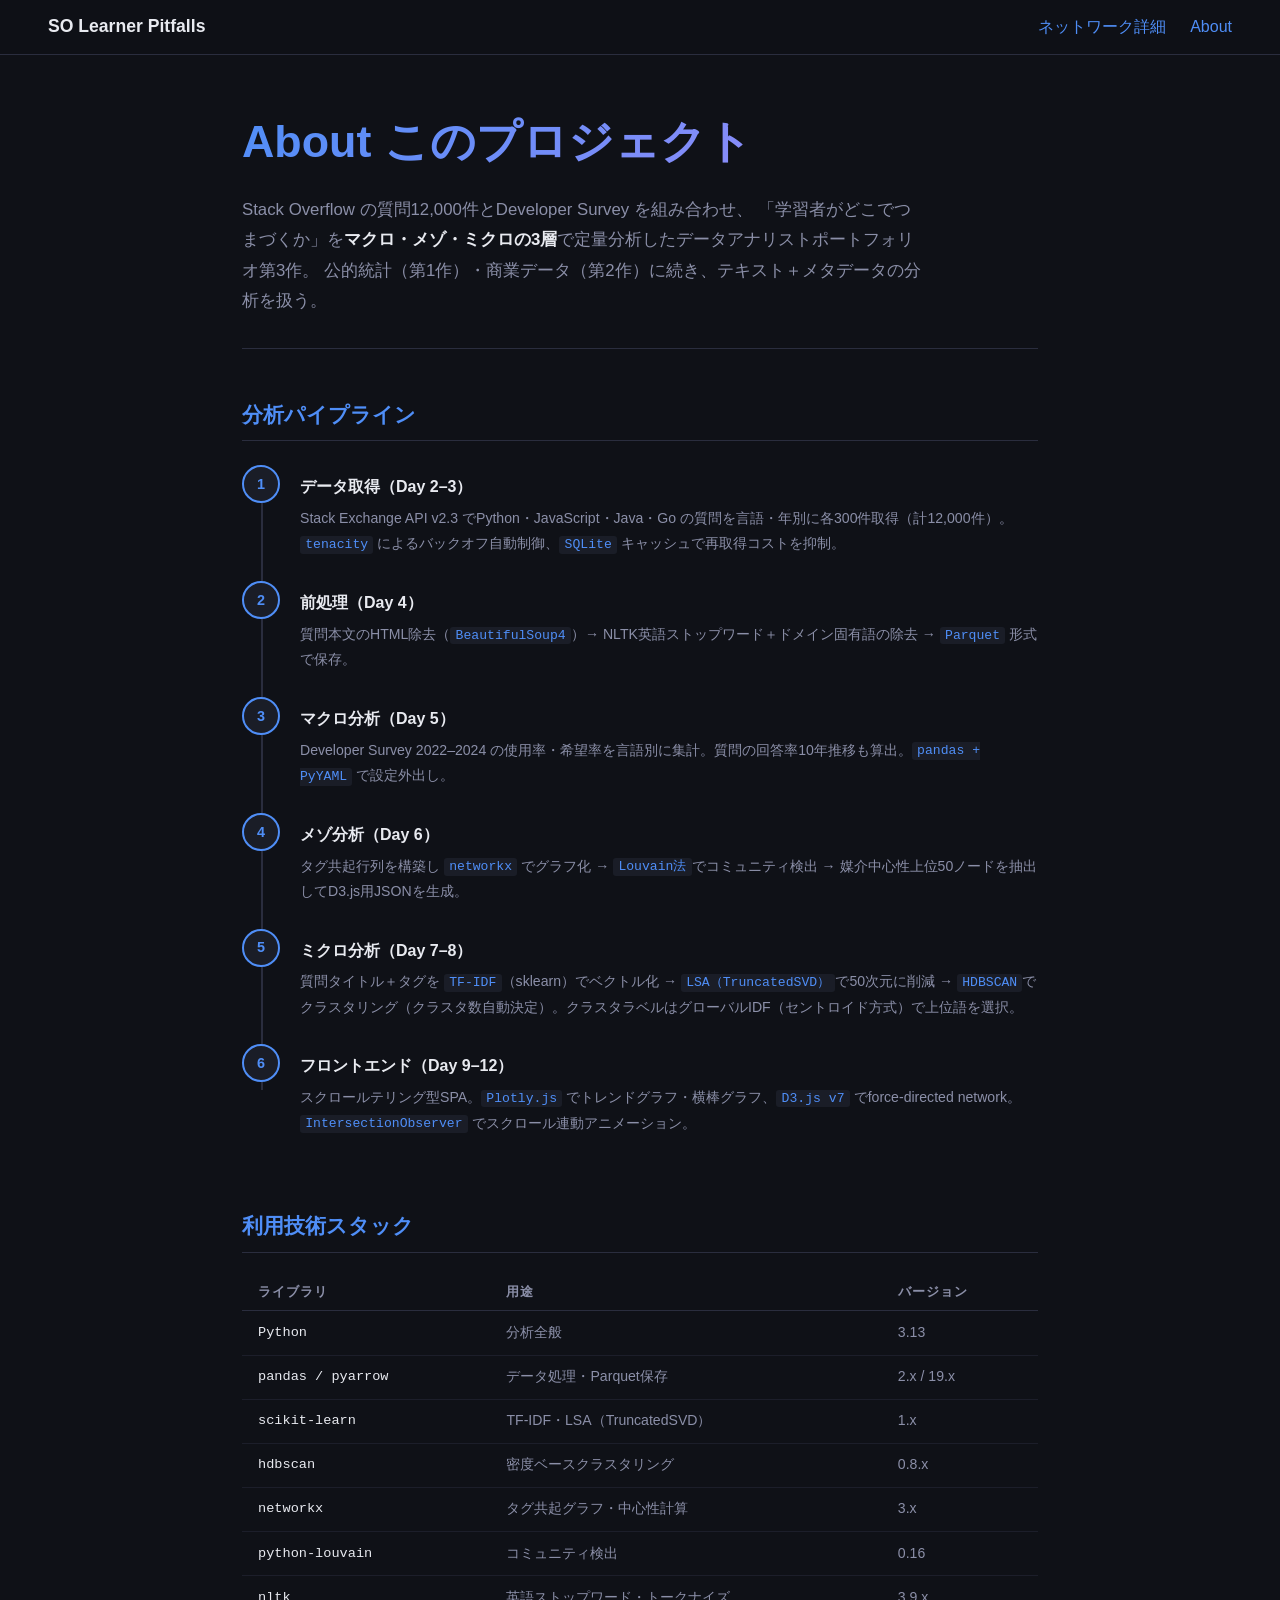
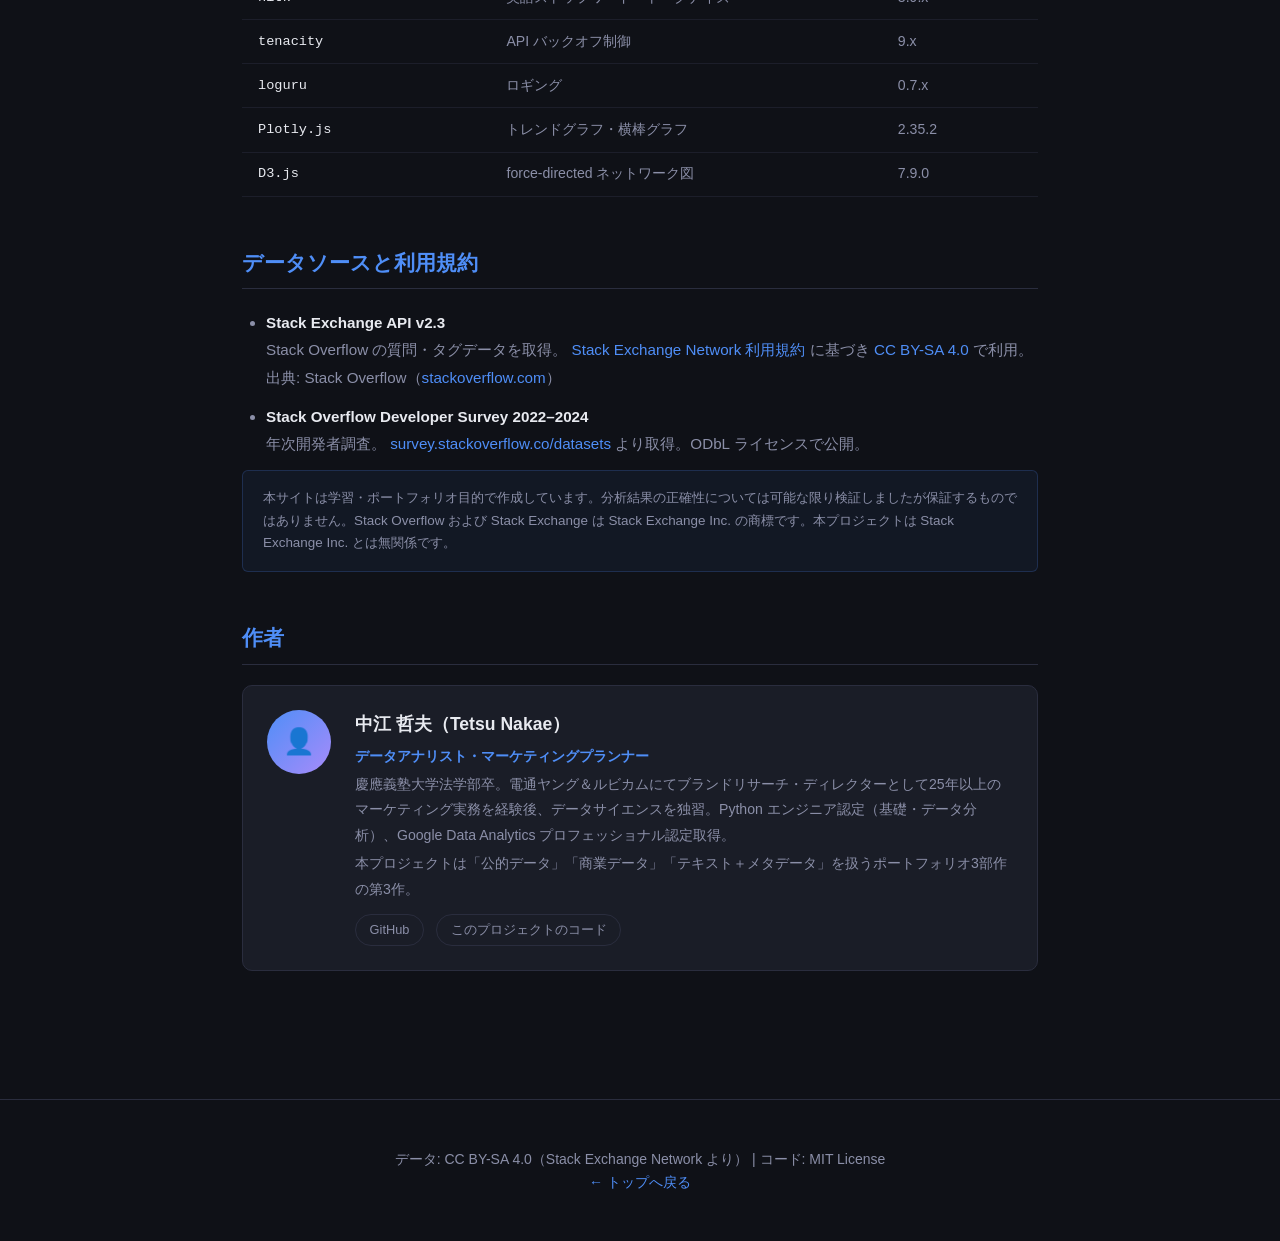
<file: web/about.html>
<!DOCTYPE html>
<html lang="ja">
<head>
  <meta charset="UTF-8">
  <meta name="viewport" content="width=device-width, initial-scale=1.0">
  <title>About | Stack Overflow 学習者つまづき分析</title>
  <meta name="description" content="Stack Overflow 学習者つまづき分析プロジェクトの分析手法・データソース・作者情報。">
  <link rel="stylesheet" href="static/css/main.css">
  <link rel="stylesheet" href="static/css/responsive.css">
  <style>
    .about-main {
      max-width: 860px;
      margin: 0 auto;
      padding: 3rem 2rem 5rem;
    }
    .about-hero {
      margin-bottom: 3rem;
      padding-bottom: 2rem;
      border-bottom: 1px solid var(--color-border);
    }
    .about-hero h1 {
      font-size: clamp(1.8rem, 4vw, 2.8rem);
      font-weight: 900;
      margin-bottom: 1rem;
      background: linear-gradient(135deg, var(--color-primary), #a78bfa);
      -webkit-background-clip: text;
      -webkit-text-fill-color: transparent;
      background-clip: text;
    }
    .about-hero p {
      color: var(--color-text-muted);
      font-size: 1.05rem;
      line-height: 1.8;
      max-width: 680px;
    }
    .about-section {
      margin-bottom: 3rem;
    }
    .about-section h2 {
      font-size: 1.3rem;
      font-weight: 700;
      color: var(--color-primary);
      margin-bottom: 1.25rem;
      padding-bottom: 0.5rem;
      border-bottom: 1px solid var(--color-border);
    }
    .about-section p, .about-section li {
      color: var(--color-text-muted);
      line-height: 1.8;
      font-size: 0.95rem;
    }
    .about-section ul {
      padding-left: 1.5rem;
    }
    .about-section li {
      margin-bottom: 0.75rem;
    }
    .about-section strong {
      color: var(--color-text);
    }

    /* パイプライン図 */
    .pipeline {
      display: flex;
      flex-direction: column;
      gap: 0;
      margin: 1.5rem 0;
    }
    .pipeline-step {
      display: flex;
      gap: 1.25rem;
      align-items: flex-start;
      position: relative;
    }
    .pipeline-step:not(:last-child)::before {
      content: '';
      position: absolute;
      left: 19px;
      top: 38px;
      width: 2px;
      height: calc(100% + 0.5rem);
      background: var(--color-border);
    }
    .pipeline-num {
      width: 38px;
      height: 38px;
      border-radius: 50%;
      background: var(--color-surface);
      border: 2px solid var(--color-primary);
      display: flex;
      align-items: center;
      justify-content: center;
      font-weight: 700;
      font-size: 0.9rem;
      color: var(--color-primary);
      flex-shrink: 0;
      z-index: 1;
    }
    .pipeline-body {
      padding: 0.5rem 0 1.5rem;
    }
    .pipeline-body h3 {
      font-size: 1rem;
      font-weight: 700;
      margin-bottom: 0.35rem;
      color: var(--color-text);
    }
    .pipeline-body p {
      font-size: 0.88rem;
      color: var(--color-text-muted);
      margin: 0;
    }
    .pipeline-body code {
      font-family: var(--font-mono);
      font-size: 0.82rem;
      background: var(--color-surface);
      padding: 0.1em 0.4em;
      border-radius: 3px;
      color: var(--color-primary);
    }

    /* テックスタック表 */
    .tech-table {
      width: 100%;
      border-collapse: collapse;
      font-size: 0.88rem;
      margin-top: 1rem;
    }
    .tech-table th {
      text-align: left;
      padding: 0.5rem 1rem;
      border-bottom: 1px solid var(--color-border);
      color: var(--color-text-muted);
      font-weight: 600;
      font-size: 0.8rem;
      text-transform: uppercase;
      letter-spacing: 0.08em;
    }
    .tech-table td {
      padding: 0.6rem 1rem;
      border-bottom: 1px solid rgba(42,45,62,0.5);
      color: var(--color-text-muted);
      vertical-align: top;
    }
    .tech-table td:first-child {
      color: var(--color-text);
      font-family: var(--font-mono);
      font-size: 0.85rem;
      white-space: nowrap;
    }

    /* 作者カード */
    .author-card {
      display: flex;
      gap: 1.5rem;
      align-items: flex-start;
      padding: 1.5rem;
      background: var(--color-surface);
      border-radius: 10px;
      border: 1px solid var(--color-border);
    }
    .author-avatar {
      width: 64px;
      height: 64px;
      border-radius: 50%;
      background: linear-gradient(135deg, var(--color-primary), #a78bfa);
      display: flex;
      align-items: center;
      justify-content: center;
      font-size: 1.6rem;
      flex-shrink: 0;
    }
    .author-info h3 {
      font-size: 1.1rem;
      font-weight: 700;
      margin-bottom: 0.25rem;
    }
    .author-info p {
      margin: 0.2rem 0;
      font-size: 0.88rem;
    }
    .author-links {
      display: flex;
      gap: 0.75rem;
      margin-top: 0.75rem;
      flex-wrap: wrap;
    }
    .author-link {
      padding: 0.25rem 0.85rem;
      border: 1px solid var(--color-border);
      border-radius: 2rem;
      font-size: 0.8rem;
      color: var(--color-text-muted);
      text-decoration: none;
      transition: all 0.2s;
    }
    .author-link:hover {
      border-color: var(--color-primary);
      color: var(--color-primary);
      text-decoration: none;
    }

    /* 免責事項 */
    .disclaimer {
      padding: 1rem 1.25rem;
      background: rgba(79,142,247,0.06);
      border: 1px solid rgba(79,142,247,0.2);
      border-radius: 6px;
      font-size: 0.84rem;
      color: var(--color-text-muted);
      line-height: 1.7;
    }

    @media (max-width: 768px) {
      .author-card { flex-direction: column; }
      .tech-table th:nth-child(3),
      .tech-table td:nth-child(3) { display: none; }
    }
  </style>
</head>
<body>

  <header class="site-header">
    <nav>
      <a href="index.html" class="site-title">SO Learner Pitfalls</a>
      <a href="network.html">ネットワーク詳細</a>
      <a href="about.html" class="active">About</a>
    </nav>
  </header>

  <main class="about-main">

    <div class="about-hero">
      <h1>About このプロジェクト</h1>
      <p>
        Stack Overflow の質問12,000件とDeveloper Survey を組み合わせ、
        「学習者がどこでつまづくか」を<strong style="color:var(--color-text)">マクロ・メゾ・ミクロの3層</strong>で定量分析したデータアナリストポートフォリオ第3作。
        公的統計（第1作）・商業データ（第2作）に続き、テキスト＋メタデータの分析を扱う。
      </p>
    </div>

    <!-- 分析パイプライン -->
    <section class="about-section">
      <h2>分析パイプライン</h2>
      <div class="pipeline">
        <div class="pipeline-step">
          <div class="pipeline-num">1</div>
          <div class="pipeline-body">
            <h3>データ取得（Day 2–3）</h3>
            <p>Stack Exchange API v2.3 でPython・JavaScript・Java・Go の質問を言語・年別に各300件取得（計12,000件）。<code>tenacity</code> によるバックオフ自動制御、<code>SQLite</code> キャッシュで再取得コストを抑制。</p>
          </div>
        </div>
        <div class="pipeline-step">
          <div class="pipeline-num">2</div>
          <div class="pipeline-body">
            <h3>前処理（Day 4）</h3>
            <p>質問本文のHTML除去（<code>BeautifulSoup4</code>）→ NLTK英語ストップワード＋ドメイン固有語の除去 → <code>Parquet</code> 形式で保存。</p>
          </div>
        </div>
        <div class="pipeline-step">
          <div class="pipeline-num">3</div>
          <div class="pipeline-body">
            <h3>マクロ分析（Day 5）</h3>
            <p>Developer Survey 2022–2024 の使用率・希望率を言語別に集計。質問の回答率10年推移も算出。<code>pandas + PyYAML</code> で設定外出し。</p>
          </div>
        </div>
        <div class="pipeline-step">
          <div class="pipeline-num">4</div>
          <div class="pipeline-body">
            <h3>メゾ分析（Day 6）</h3>
            <p>タグ共起行列を構築し <code>networkx</code> でグラフ化 → <code>Louvain法</code>でコミュニティ検出 → 媒介中心性上位50ノードを抽出してD3.js用JSONを生成。</p>
          </div>
        </div>
        <div class="pipeline-step">
          <div class="pipeline-num">5</div>
          <div class="pipeline-body">
            <h3>ミクロ分析（Day 7–8）</h3>
            <p>質問タイトル＋タグを <code>TF-IDF</code>（sklearn）でベクトル化 → <code>LSA（TruncatedSVD）</code>で50次元に削減 → <code>HDBSCAN</code>でクラスタリング（クラスタ数自動決定）。クラスタラベルはグローバルIDF（セントロイド方式）で上位語を選択。</p>
          </div>
        </div>
        <div class="pipeline-step">
          <div class="pipeline-num">6</div>
          <div class="pipeline-body">
            <h3>フロントエンド（Day 9–12）</h3>
            <p>スクロールテリング型SPA。<code>Plotly.js</code> でトレンドグラフ・横棒グラフ、<code>D3.js v7</code> でforce-directed network。<code>IntersectionObserver</code> でスクロール連動アニメーション。</p>
          </div>
        </div>
      </div>
    </section>

    <!-- 利用技術 -->
    <section class="about-section">
      <h2>利用技術スタック</h2>
      <table class="tech-table">
        <thead>
          <tr><th>ライブラリ</th><th>用途</th><th>バージョン</th></tr>
        </thead>
        <tbody>
          <tr><td>Python</td><td>分析全般</td><td>3.13</td></tr>
          <tr><td>pandas / pyarrow</td><td>データ処理・Parquet保存</td><td>2.x / 19.x</td></tr>
          <tr><td>scikit-learn</td><td>TF-IDF・LSA（TruncatedSVD）</td><td>1.x</td></tr>
          <tr><td>hdbscan</td><td>密度ベースクラスタリング</td><td>0.8.x</td></tr>
          <tr><td>networkx</td><td>タグ共起グラフ・中心性計算</td><td>3.x</td></tr>
          <tr><td>python-louvain</td><td>コミュニティ検出</td><td>0.16</td></tr>
          <tr><td>nltk</td><td>英語ストップワード・トークナイズ</td><td>3.9.x</td></tr>
          <tr><td>tenacity</td><td>API バックオフ制御</td><td>9.x</td></tr>
          <tr><td>loguru</td><td>ロギング</td><td>0.7.x</td></tr>
          <tr><td>Plotly.js</td><td>トレンドグラフ・横棒グラフ</td><td>2.35.2</td></tr>
          <tr><td>D3.js</td><td>force-directed ネットワーク図</td><td>7.9.0</td></tr>
        </tbody>
      </table>
    </section>

    <!-- データソース -->
    <section class="about-section">
      <h2>データソースと利用規約</h2>
      <ul>
        <li>
          <strong>Stack Exchange API v2.3</strong><br>
          Stack Overflow の質問・タグデータを取得。
          <a href="https://stackoverflow.com/legal/terms-of-service/public" target="_blank" rel="noopener">Stack Exchange Network 利用規約</a>
          に基づき <a href="https://creativecommons.org/licenses/by-sa/4.0/" target="_blank" rel="noopener">CC BY-SA 4.0</a> で利用。
          出典: Stack Overflow（<a href="https://stackoverflow.com" target="_blank" rel="noopener">stackoverflow.com</a>）
        </li>
        <li>
          <strong>Stack Overflow Developer Survey 2022–2024</strong><br>
          年次開発者調査。
          <a href="https://survey.stackoverflow.co/datasets" target="_blank" rel="noopener">survey.stackoverflow.co/datasets</a>
          より取得。ODbL ライセンスで公開。
        </li>
      </ul>
      <div class="disclaimer">
        本サイトは学習・ポートフォリオ目的で作成しています。分析結果の正確性については可能な限り検証しましたが保証するものではありません。Stack Overflow および Stack Exchange は Stack Exchange Inc. の商標です。本プロジェクトは Stack Exchange Inc. とは無関係です。
      </div>
    </section>

    <!-- 作者 -->
    <section class="about-section">
      <h2>作者</h2>
      <div class="author-card">
        <div class="author-avatar">👤</div>
        <div class="author-info">
          <h3>中江 哲夫（Tetsu Nakae）</h3>
          <p style="color:var(--color-primary);font-weight:600;">データアナリスト・マーケティングプランナー</p>
          <p>慶應義塾大学法学部卒。電通ヤング＆ルビカムにてブランドリサーチ・ディレクターとして25年以上のマーケティング実務を経験後、データサイエンスを独習。Python エンジニア認定（基礎・データ分析）、Google Data Analytics プロフェッショナル認定取得。</p>
          <p>本プロジェクトは「公的データ」「商業データ」「テキスト＋メタデータ」を扱うポートフォリオ3部作の第3作。</p>
          <div class="author-links">
            <a href="https://github.com/tetsuN-0320" target="_blank" rel="noopener" class="author-link">GitHub</a>
            <a href="https://github.com/tetsuN-0320/stackoverflow-learner-pitfalls" target="_blank" rel="noopener" class="author-link">このプロジェクトのコード</a>
          </div>
        </div>
      </div>
    </section>

  </main>

  <footer class="site-footer">
    <p>データ: CC BY-SA 4.0（Stack Exchange Network より） | コード: MIT License</p>
    <p><a href="index.html">← トップへ戻る</a></p>
  </footer>

</body>
</html>
</file>
<file: web/static/css/main.css>
/* ベーステーマ: フォント・カラーパレット・共通レイアウト */

:root {
  --color-bg: #0f1117;
  --color-surface: #1a1d27;
  --color-primary: #4f8ef7;
  --color-text: #e8eaf0;
  --color-text-muted: #8b8fa8;
  --color-border: #2a2d3e;
  --color-python: #3776ab;
  --color-javascript: #f7df1e;
  --color-java: #ed8b00;
  --color-go: #00add8;
  --font-base: "Noto Sans JP", "Helvetica Neue", Arial, sans-serif;
  --font-mono: "JetBrains Mono", "Fira Code", monospace;
  --spacing-lg: 3rem;
  --spacing-md: 1.5rem;
  --spacing-sm: 0.75rem;
}

* {
  box-sizing: border-box;
  margin: 0;
  padding: 0;
}

html {
  scroll-behavior: smooth;
}

body {
  background-color: var(--color-bg);
  color: var(--color-text);
  font-family: var(--font-base);
  font-size: 1rem;
  line-height: 1.7;
}

a {
  color: var(--color-primary);
  text-decoration: none;
}

a:hover {
  text-decoration: underline;
}

/* ナビゲーション */
.site-header {
  position: sticky;
  top: 0;
  z-index: 100;
  background: rgba(15, 17, 23, 0.9);
  backdrop-filter: blur(8px);
  border-bottom: 1px solid var(--color-border);
  padding: var(--spacing-sm) var(--spacing-lg);
}

.site-header nav {
  display: flex;
  align-items: center;
  gap: var(--spacing-md);
  max-width: 1200px;
  margin: 0 auto;
}

.site-title {
  font-weight: 700;
  font-size: 1.1rem;
  color: var(--color-text);
  margin-right: auto;
}

/* フッター */
.site-footer {
  text-align: center;
  padding: var(--spacing-lg);
  color: var(--color-text-muted);
  font-size: 0.875rem;
  border-top: 1px solid var(--color-border);
}

/* 言語タブ */
.language-tabs {
  display: flex;
  gap: var(--spacing-sm);
  margin: var(--spacing-md) 0;
}

.tab {
  padding: 0.5rem 1.25rem;
  border: 1px solid var(--color-border);
  border-radius: 2rem;
  background: transparent;
  color: var(--color-text-muted);
  cursor: pointer;
  font-size: 0.9rem;
  transition: all 0.2s;
}

.tab:hover {
  border-color: var(--color-primary);
  color: var(--color-text);
}

.tab.active {
  background: var(--color-primary);
  border-color: var(--color-primary);
  color: #fff;
}

/* チャートプレースホルダー */
.chart-placeholder {
  display: flex;
  align-items: center;
  justify-content: center;
  height: 400px;
  border: 1px dashed var(--color-border);
  border-radius: 8px;
  color: var(--color-text-muted);
  font-size: 0.9rem;
}

/* About・Network ページ */
.about-main,
.network-main {
  max-width: 800px;
  margin: 0 auto;
  padding: var(--spacing-lg);
}

.about-main h1,
.network-main h1 {
  font-size: 2rem;
  margin-bottom: var(--spacing-lg);
}

.about-main section {
  margin-bottom: var(--spacing-lg);
}

.about-main h2 {
  font-size: 1.25rem;
  margin-bottom: var(--spacing-sm);
  color: var(--color-primary);
}

.about-main ul {
  padding-left: 1.5rem;
}

.about-main li {
  margin-bottom: var(--spacing-sm);
}

/* D3 ネットワーク ツールチップ */
.network-tooltip {
  position: absolute;
  background: rgba(26, 29, 39, 0.96);
  border: 1px solid var(--color-primary);
  border-radius: 6px;
  padding: 0.5rem 0.75rem;
  font-size: 0.85rem;
  color: var(--color-text);
  pointer-events: none;
  z-index: 300;
  max-width: 220px;
  line-height: 1.6;
  box-shadow: 0 4px 16px rgba(0,0,0,0.5);
}

.network-tooltip strong {
  color: var(--color-primary);
  display: block;
  margin-bottom: 0.2rem;
}

/* ネットワーク凡例 */
.network-legend {
  display: flex;
  flex-wrap: wrap;
  gap: 0.5rem 1.25rem;
  padding: 0.5rem 0.9rem;
  font-size: 0.8rem;
  color: var(--color-text-muted);
  background: rgba(15, 17, 23, 0.85);
  border-top: 1px solid var(--color-border);
}

.legend-item {
  display: flex;
  align-items: center;
  gap: 0.4rem;
}

.legend-dot {
  width: 10px;
  height: 10px;
  border-radius: 50%;
  flex-shrink: 0;
}

/* ノード詳細パネル */
.node-detail {
  margin-top: var(--spacing-md);
  padding: var(--spacing-md);
  background: var(--color-surface);
  border-radius: 8px;
  border: 1px solid var(--color-border);
}

.node-detail.hidden {
  display: none;
}
</file>
<file: web/static/css/responsive.css>
/* レスポンシブ対応: モバイル（768px以下）ではグリッドを縦積みに変更 */

@media (max-width: 768px) {
  .act {
    grid-template-columns: 1fr;
  }

  .act-sticky {
    position: static;
    max-width: 100%;
    padding: var(--spacing-md);
  }

  .act-chart {
    padding: var(--spacing-md);
    min-height: 300px;
  }

  .hero h1 {
    font-size: 2.2rem;
  }

  .hero-stats {
    gap: var(--spacing-md);
  }

  .language-tabs {
    flex-wrap: wrap;
  }

  .site-header nav {
    gap: var(--spacing-sm);
  }

  /* 第4幕: モバイルは1列 */
  .insights {
    grid-template-columns: 1fr;
  }

  .act-content-full {
    padding: var(--spacing-lg) var(--spacing-md);
  }

  .insight-card {
    flex-direction: column;
    gap: var(--spacing-sm);
  }
}
</file>
